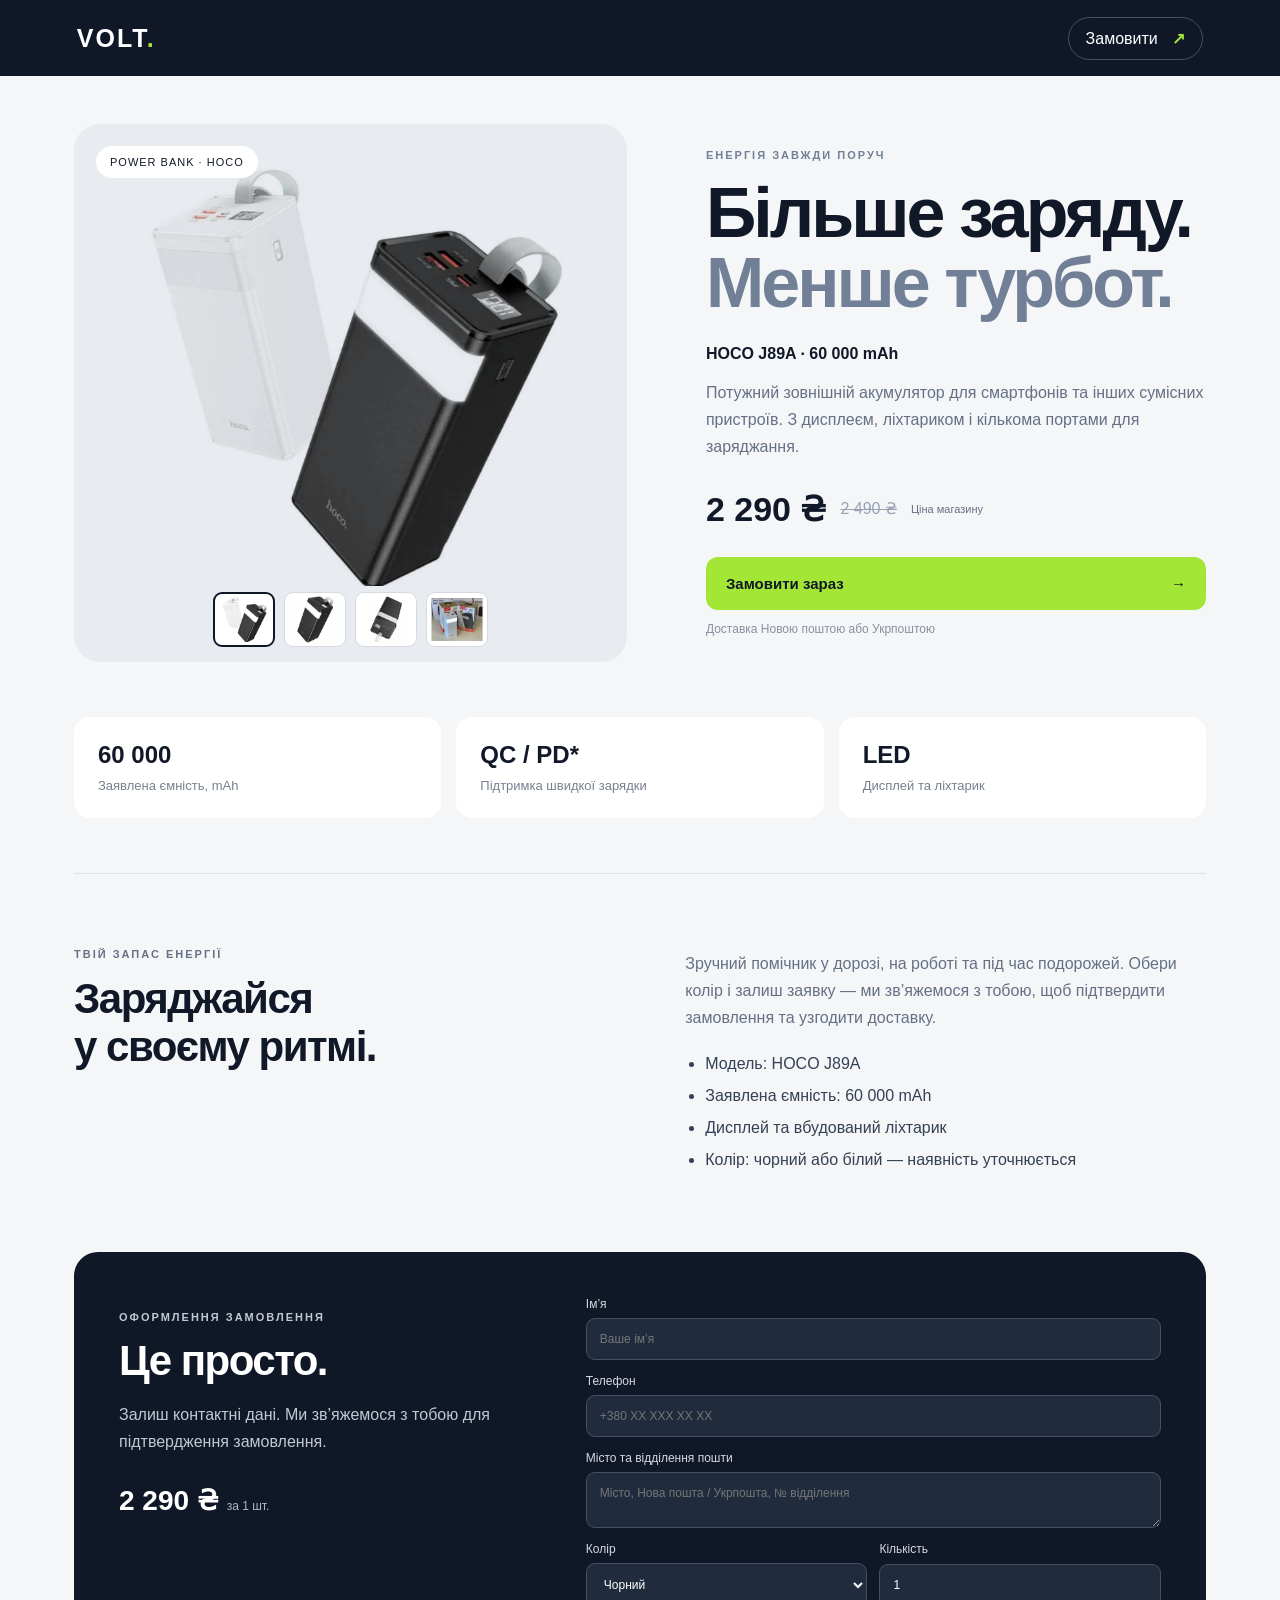
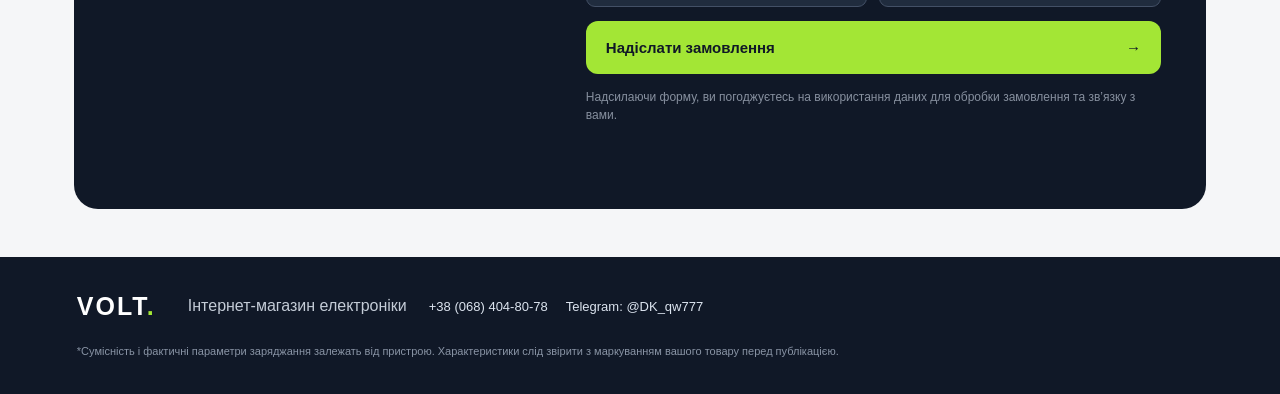
<file: index.html>
<!doctype html>
<html lang="uk"><head><meta charset="utf-8"><meta name="viewport" content="width=device-width,initial-scale=1"><meta name="description" content="HOCO J89A 60000mAh — павербанк із ліхтариком, дисплеєм та швидкою зарядкою. Замовляйте онлайн."><meta name="theme-color" content="#101827"><title>VOLT — HOCO J89A 60000mAh</title><link rel="stylesheet" href="/style.css"></head>
<body><header><a class="logo" href="#">VOLT<span>.</span></a><a class="navbuy" href="#order">Замовити <b>↗</b></a></header>
<main><section class="hero"><div class="photo"><span class="pill">POWER BANK · HOCO</span><img id="mainProductPhoto" src="/hoco-1.jpg" alt="Павербанк HOCO J89A"><div class="thumbs"><button type="button" class="thumb active" data-photo="/hoco-1.jpg"><img src="/hoco-1.jpg" alt="Фото 1"></button><button type="button" class="thumb" data-photo="/hoco-2.jpg"><img src="/hoco-2.jpg" alt="Фото 2"></button><button type="button" class="thumb" data-photo="/hoco-3.jpg"><img src="/hoco-3.jpg" alt="Фото 3"></button><button type="button" class="thumb" data-photo="/hoco-4.jpg"><img src="/hoco-4.jpg" alt="Фото упаковки"></button></div></div><div class="intro"><p class="overline">ЕНЕРГІЯ ЗАВЖДИ ПОРУЧ</p><h1>Більше заряду.<br><em>Менше турбот.</em></h1><p class="model">HOCO J89A · 60 000 mAh</p><p class="copy">Потужний зовнішній акумулятор для смартфонів та інших сумісних пристроїв. З дисплеєм, ліхтариком і кількома портами для заряджання.</p><div class="price"><strong>2 290 ₴</strong><del>2 490 ₴</del><span>Ціна магазину</span></div><a class="button" href="#order">Замовити зараз <b>→</b></a><p class="hint">Доставка Новою поштою або Укрпоштою</p></div></section>
<section class="benefits"><div><b>60 000</b><span>Заявлена ємність, mAh</span></div><div><b>QC / PD*</b><span>Підтримка швидкої зарядки</span></div><div><b>LED</b><span>Дисплей та ліхтарик</span></div></section>
<section class="about"><div><p class="overline">ТВІЙ ЗАПАС ЕНЕРГІЇ</p><h2>Заряджайся<br>у своєму ритмі.</h2></div><div><p>Зручний помічник у дорозі, на роботі та під час подорожей. Обери колір і залиш заявку — ми зв’яжемося з тобою, щоб підтвердити замовлення та узгодити доставку.</p><ul><li>Модель: HOCO J89A</li><li>Заявлена ємність: 60 000 mAh</li><li>Дисплей та вбудований ліхтарик</li><li>Колір: чорний або білий — наявність уточнюється</li></ul></div></section>
<section class="order" id="order"><div class="ordertext"><p class="overline">ОФОРМЛЕННЯ ЗАМОВЛЕННЯ</p><h2>Це просто.</h2><p>Залиш контактні дані. Ми зв’яжемося з тобою для підтвердження замовлення.</p><div class="orderprice">2 290 ₴ <small>за 1 шт.</small></div></div><form id="orderForm"><label>Ім’я<input name="name" required minlength="2" placeholder="Ваше ім’я"></label><label>Телефон<input name="phone" type="tel" required placeholder="+380 XX XXX XX XX"></label><label>Місто та відділення пошти<textarea name="delivery" rows="2" required placeholder="Місто, Нова пошта / Укрпошта, № відділення"></textarea></label><div class="twocol"><label>Колір<select name="color"><option>Чорний</option><option>Білий</option><option>Уточнити під час дзвінка</option></select></label><label>Кількість<input name="quantity" type="number" min="1" max="10" value="1" required></label></div><button class="button" type="submit">Надіслати замовлення <b>→</b></button><p class="legal">Надсилаючи форму, ви погоджуєтесь на використання даних для обробки замовлення та зв’язку з вами.</p><p id="message" role="status"></p></form></section></main>
<footer><a class="logo" href="#">VOLT<span>.</span></a><span>Інтернет-магазин електроніки</span><div class="contacts"><a href="tel:+380684048078">+38 (068) 404-80-78</a><a href="https://t.me/DK_qw777" target="_blank" rel="noopener">Telegram: @DK_qw777</a></div><span class="footnote">*Сумісність і фактичні параметри заряджання залежать від пристрою. Характеристики слід звірити з маркуванням вашого товару перед публікацією.</span></footer><script src="/app.js"></script></body></html>
</file>
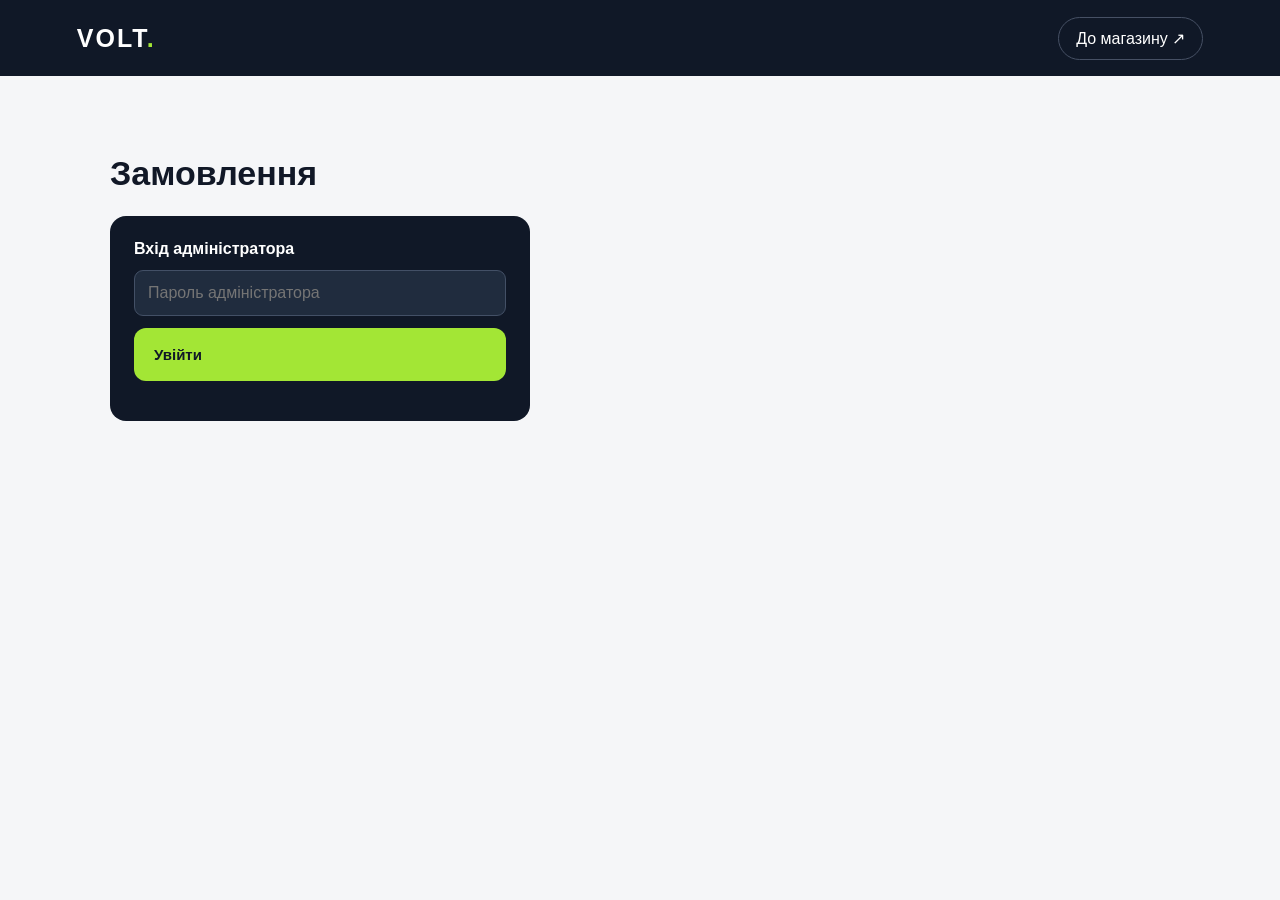
<file: admin.html>
<!doctype html><html lang="uk"><head><meta charset="utf-8"><meta name="viewport" content="width=device-width,initial-scale=1"><title>VOLT — Адмін-панель</title><link rel="stylesheet" href="/style.css"><style>
.admin{max-width:1100px;margin:35px auto;padding:20px}.admin h1{font-size:34px}.login{max-width:420px;background:#101827;padding:24px;border-radius:16px;color:white}.login input{display:block;margin:12px 0}.orders{display:grid;gap:12px;margin-top:20px}.ordercard{background:white;border-radius:14px;padding:18px;display:grid;grid-template-columns:1fr auto;gap:12px}.ordercard p{margin:6px 0;color:#475467}.ordercard select{background:#101827;max-width:190px}.muted{color:#667085;font-size:13px}@media(max-width:650px){.ordercard{grid-template-columns:1fr}}
</style></head><body><header><a class="logo" href="/">VOLT<span>.</span></a><a class="navbuy" href="/">До магазину ↗</a></header><main class="admin"><h1>Замовлення</h1><div class="login" id="login"><b>Вхід адміністратора</b><input id="pass" type="password" placeholder="Пароль адміністратора"><button class="button" id="enter">Увійти</button><p id="err"></p></div><div id="dashboard" hidden><p class="muted">Список замовлень оновлюється вручну кнопкою нижче.</p><button class="button" id="refresh">Оновити замовлення</button><div class="orders" id="orders"></div></div></main><script>
let password="";const $=id=>document.getElementById(id);async function load(){const r=await fetch("/.netlify/functions/admin",{headers:{"x-admin-password":password}});if(!r.ok)throw new Error((await r.json()).error||"Помилка");const rows=await r.json();$("orders").innerHTML="";if(!rows.length){$("orders").textContent="Замовлень поки немає.";return;}for(const o of rows){const el=document.createElement("article");el.className="ordercard";const left=document.createElement("div");left.innerHTML=`<b>Замовлення #${o.id}</b><p>${o.name} · ${o.phone}</p><p>${o.delivery}</p><p>${o.color} · ${o.quantity} шт. · ${o.total} грн</p><p class="muted">${new Date(o.created_at).toLocaleString("uk-UA")}</p>`;const select=document.createElement("select");["Новий","Підтверджений","Відправлений","Доставлений","Скасований"].forEach(s=>{const op=document.createElement("option");op.value=s;op.textContent=s;if(o.status===s)op.selected=true;select.append(op)});select.onchange=async()=>{await fetch("/.netlify/functions/admin",{method:"PATCH",headers:{"Content-Type":"application/json","x-admin-password":password},body:JSON.stringify({id:o.id,status:select.value})});};el.append(left,select);$("orders").append(el);}}
$("enter").onclick=async()=>{password=$("pass").value;try{await load();$("login").hidden=true;$("dashboard").hidden=false;}catch(e){$("err").textContent=e.message;}};$("refresh").onclick=()=>load().catch(e=>alert(e.message));
</script></body></html>
</file>
<file: style.css>
*{box-sizing:border-box}html{scroll-behavior:smooth}body{margin:0;background:#f5f6f8;color:#111827;font-family:Arial,Helvetica,sans-serif}header{height:76px;background:#101827;color:#fff;padding:0 max(6vw,22px);display:flex;align-items:center;justify-content:space-between}.logo{font-size:25px;font-weight:900;letter-spacing:2px;color:#fff;text-decoration:none}.logo span{color:#a3e635}.navbuy{color:#fff;text-decoration:none;border:1px solid #465064;border-radius:30px;padding:11px 17px}.navbuy b{color:#a3e635;margin-left:10px}main{max-width:1180px;margin:auto;padding:48px 24px}.hero{display:grid;grid-template-columns:1.05fr .95fr;gap:7%;align-items:center}.photo{position:relative;background:#e8ebef;border-radius:26px;min-height:510px;display:grid;place-items:center;overflow:hidden}.photo img{width:90%;height:470px;object-fit:contain}.pill{position:absolute;z-index:1;top:22px;left:22px;background:#fff;padding:10px 14px;border-radius:30px;font-size:11px;letter-spacing:1px}.overline{font-size:11px;font-weight:bold;letter-spacing:2px;color:#718096}.intro h1{font-size:clamp(42px,6vw,70px);line-height:.99;letter-spacing:-3px;margin:18px 0}.intro h1 em{font-style:normal;color:#718096}.model{font-weight:bold;margin-top:27px}.copy,.about p,.ordertext p{color:#667085;line-height:1.7}.price{display:flex;align-items:center;gap:14px;margin:28px 0}.price strong{font-size:34px}.price del{color:#98a2b3}.price span{font-size:11px;color:#667085}.button{display:flex;justify-content:space-between;align-items:center;width:100%;border:0;border-radius:12px;background:#a3e635;color:#101827;padding:18px 20px;text-decoration:none;font-weight:800;font-size:15px;cursor:pointer}.button:hover{background:#b5f45b}.hint,.legal{font-size:12px;color:#87909f}.benefits{display:grid;grid-template-columns:repeat(3,1fr);gap:15px;margin:55px 0}.benefits div{background:#fff;border-radius:16px;padding:24px}.benefits b{display:block;font-size:24px;margin-bottom:7px}.benefits span{font-size:13px;color:#77808f}.about{display:grid;grid-template-columns:1fr 1fr;gap:8%;padding:60px 0;border-top:1px solid #dfe3e8}.about h2,.order h2{font-size:42px;letter-spacing:-1.5px;margin:10px 0}.about ul{padding-left:20px;color:#344054;line-height:2}.order{display:grid;grid-template-columns:.8fr 1.2fr;gap:8%;background:#101827;color:#fff;padding:45px;border-radius:24px;scroll-margin-top:20px}.ordertext p{color:#c1c8d3}.orderprice{font-size:28px;font-weight:bold;margin-top:28px}.orderprice small{font-size:12px;font-weight:normal;color:#aeb8c6}form{display:grid;gap:14px}label{display:grid;gap:7px;font-size:12px;color:#d4d9e1}input,textarea,select{font:inherit;color:#fff;background:#202c3e;border:1px solid #435066;border-radius:9px;padding:13px;width:100%;outline:none}input:focus,textarea:focus,select:focus{border-color:#a3e635}.twocol{display:grid;grid-template-columns:1fr 1fr;gap:12px}.legal{line-height:1.5;margin:0}#message{font-size:13px;line-height:1.5}footer{background:#101827;color:#c4ccd7;padding:35px max(6vw,22px);display:flex;align-items:center;gap:22px;flex-wrap:wrap}footer .logo{margin-right:10px}.footnote{width:100%;font-size:11px;color:#8994a5;line-height:1.5}@media(max-width:760px){main{padding:25px 16px}.hero{grid-template-columns:1fr;gap:30px}.photo{min-height:340px}.photo img{height:320px}.intro h1{font-size:51px}.benefits{gap:8px;margin:35px 0}.benefits div{padding:15px 12px}.benefits b{font-size:19px}.benefits span{font-size:11px}.about,.order{grid-template-columns:1fr;gap:20px}.about{padding:38px 0}.order{padding:25px 18px}.about h2,.order h2{font-size:36px}footer{gap:12px}}
.photo{display:block;padding:42px 20px 76px}.photo>img{display:block;width:100%;height:420px;object-fit:contain;mix-blend-mode:multiply}.thumbs{position:absolute;bottom:15px;left:0;right:0;display:flex;justify-content:center;gap:9px}.thumb{width:62px;height:55px;border:1px solid #d5dae1;background:#fff;border-radius:9px;padding:3px;overflow:hidden;cursor:pointer}.thumb.active{border:2px solid #101827}.thumb img{width:100%;height:100%;object-fit:contain}@media(max-width:760px){.photo{min-height:340px;padding:35px 12px 76px}.photo>img{height:260px}.thumb{width:55px;height:48px}}

.contacts{display:flex;gap:18px;flex-wrap:wrap}.contacts a{color:#dce4ef;text-decoration:none;font-size:13px}.contacts a:hover{color:#a3e635}
</file>
